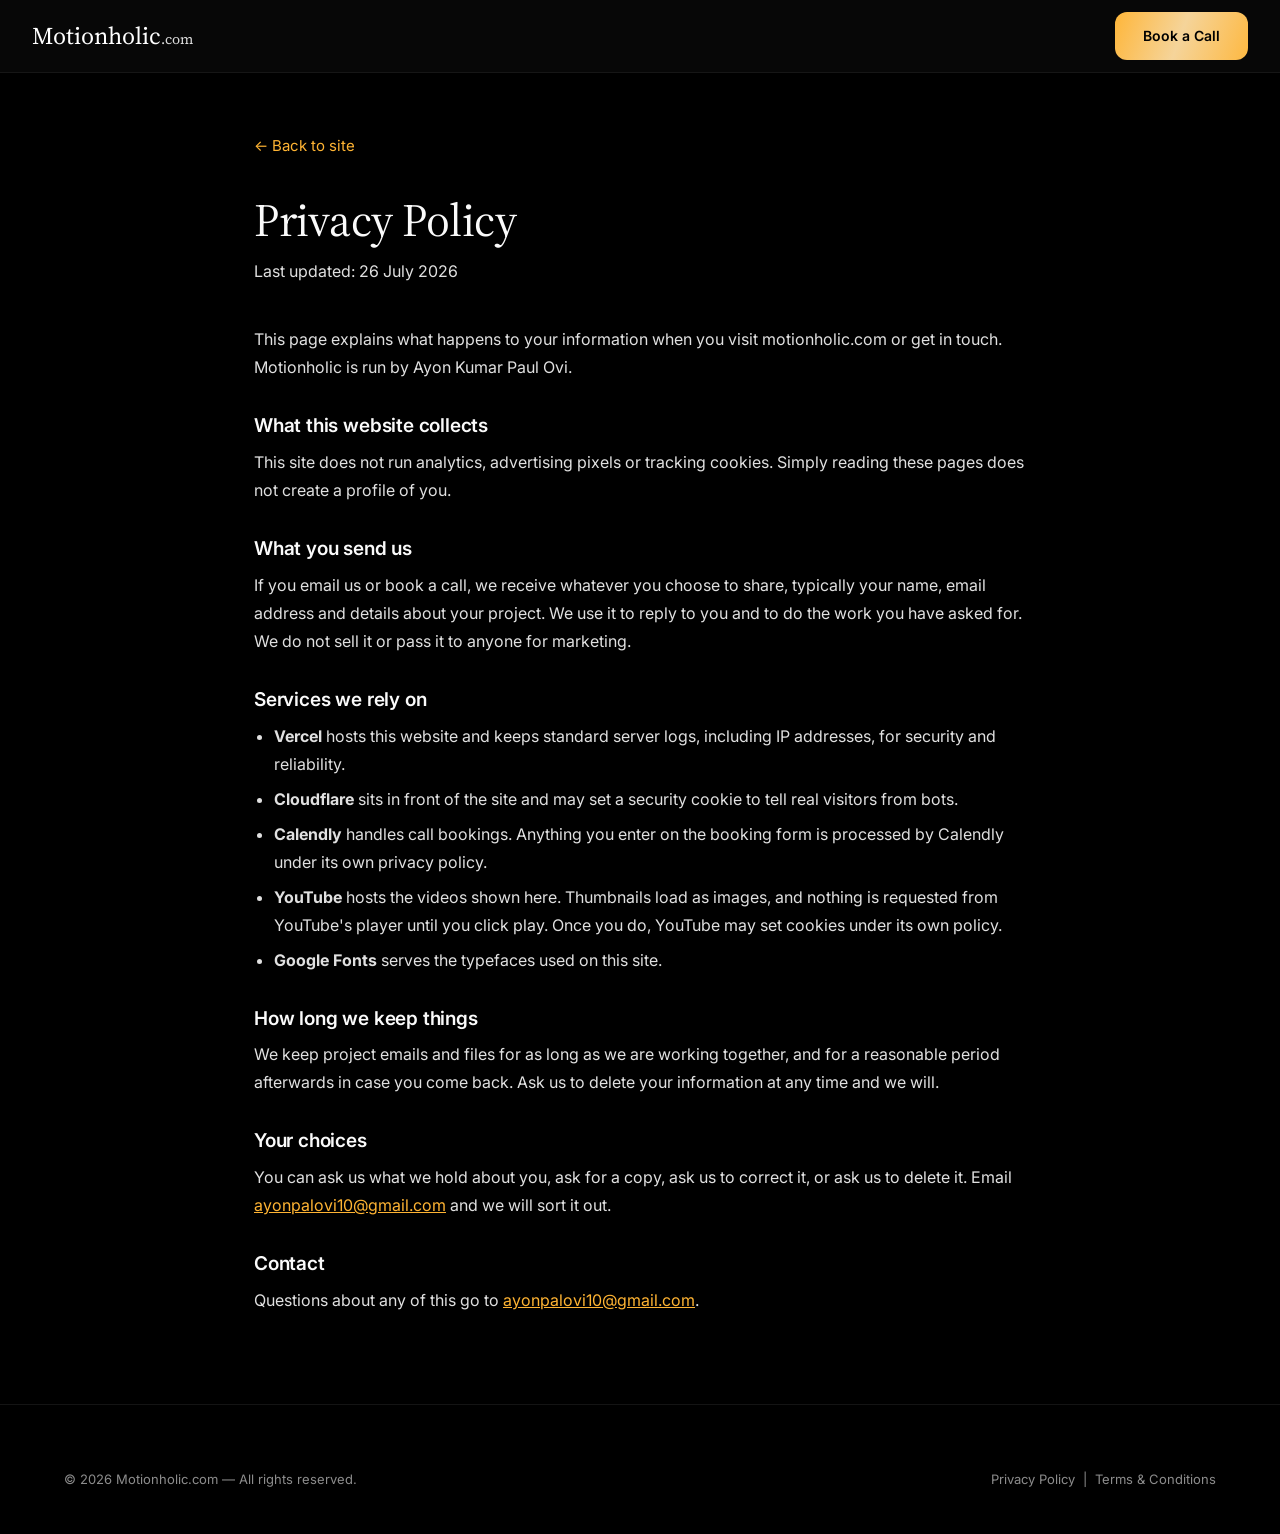
<file: motionholic-site/privacy.html>
<!DOCTYPE html>
<html lang="en">
<head>
  <meta charset="UTF-8" />
  <meta name="viewport" content="width=device-width, initial-scale=1.0" />
  <title>Privacy Policy | Motionholic</title>
  <meta name="description" content="How Motionholic handles your information." />
  <meta name="robots" content="noindex, follow" />
  <link rel="icon" href="favicon.ico" sizes="any" />
  <link rel="icon" type="image/png" sizes="32x32" href="assets/favicon-32.png" />
  <link rel="preconnect" href="https://fonts.googleapis.com" />
  <link rel="preconnect" href="https://fonts.gstatic.com" crossorigin />
  <link href="https://fonts.googleapis.com/css2?family=Source+Serif+4:opsz,wght@8..60,300;8..60,400;8..60,600;8..60,700&family=Inter:wght@400;500;600;700&display=swap" rel="stylesheet" />
  <link rel="stylesheet" href="css/style.css?v=19" />
  <!-- Microsoft Clarity -->
  <script type="text/javascript">
    (function(c,l,a,r,i,t,y){
      c[a]=c[a]||function(){(c[a].q=c[a].q||[]).push(arguments)};
      t=l.createElement(r);t.async=1;t.src="https://www.clarity.ms/tag/"+i;
      y=l.getElementsByTagName(r)[0];y.parentNode.insertBefore(t,y);
    })(window, document, "clarity", "script", "yzupdirdub");
  </script>
</head>
<body>

  <header class="nav">
    <div class="nav__inner">
      <a class="nav__logo" href="index.html">Motionholic<span>.com</span></a>
      <a href="https://calendly.com/ayonpalovi10/video-editing-service" target="_blank" rel="noopener" class="btn btn--gold">Book a Call</a>
    </div>
  </header>

  <main class="legal">
    <div class="container container--narrow" style="text-align:left">
      <a class="legal__back" href="index.html">&larr; Back to site</a>
      <h1>Privacy Policy</h1>
      <p class="legal__updated">Last updated: 26 July 2026</p>

      <p>
        This page explains what happens to your information when you visit motionholic.com or get
        in touch. Motionholic is run by Ayon Kumar Paul Ovi.
      </p>

      <h2>What this website collects</h2>
      <p>
        This site does not run analytics, advertising pixels or tracking cookies. Simply reading
        these pages does not create a profile of you.
      </p>

      <h2>What you send us</h2>
      <p>
        If you email us or book a call, we receive whatever you choose to share, typically your
        name, email address and details about your project. We use it to reply to you and to do the
        work you have asked for. We do not sell it or pass it to anyone for marketing.
      </p>

      <h2>Services we rely on</h2>
      <ul>
        <li><strong>Vercel</strong> hosts this website and keeps standard server logs, including IP addresses, for security and reliability.</li>
        <li><strong>Cloudflare</strong> sits in front of the site and may set a security cookie to tell real visitors from bots.</li>
        <li><strong>Calendly</strong> handles call bookings. Anything you enter on the booking form is processed by Calendly under its own privacy policy.</li>
        <li><strong>YouTube</strong> hosts the videos shown here. Thumbnails load as images, and nothing is requested from YouTube's player until you click play. Once you do, YouTube may set cookies under its own policy.</li>
        <li><strong>Google Fonts</strong> serves the typefaces used on this site.</li>
      </ul>

      <h2>How long we keep things</h2>
      <p>
        We keep project emails and files for as long as we are working together, and for a
        reasonable period afterwards in case you come back. Ask us to delete your information at any
        time and we will.
      </p>

      <h2>Your choices</h2>
      <p>
        You can ask us what we hold about you, ask for a copy, ask us to correct it, or ask us to
        delete it. Email
        <a href="mailto:ayonpalovi10@gmail.com">ayonpalovi10@gmail.com</a> and we will sort it out.
      </p>

      <h2>Contact</h2>
      <p>
        Questions about any of this go to
        <a href="mailto:ayonpalovi10@gmail.com">ayonpalovi10@gmail.com</a>.
      </p>
    </div>
  </main>

  <footer class="footer">
    <div class="container">
      <div class="footer__row">
        <p>&copy; 2026 Motionholic.com — All rights reserved.</p>
        <p><a href="privacy.html">Privacy Policy</a> &nbsp;|&nbsp; <a href="terms.html">Terms &amp; Conditions</a></p>
      </div>
    </div>
  </footer>

</body>
</html>
</file>
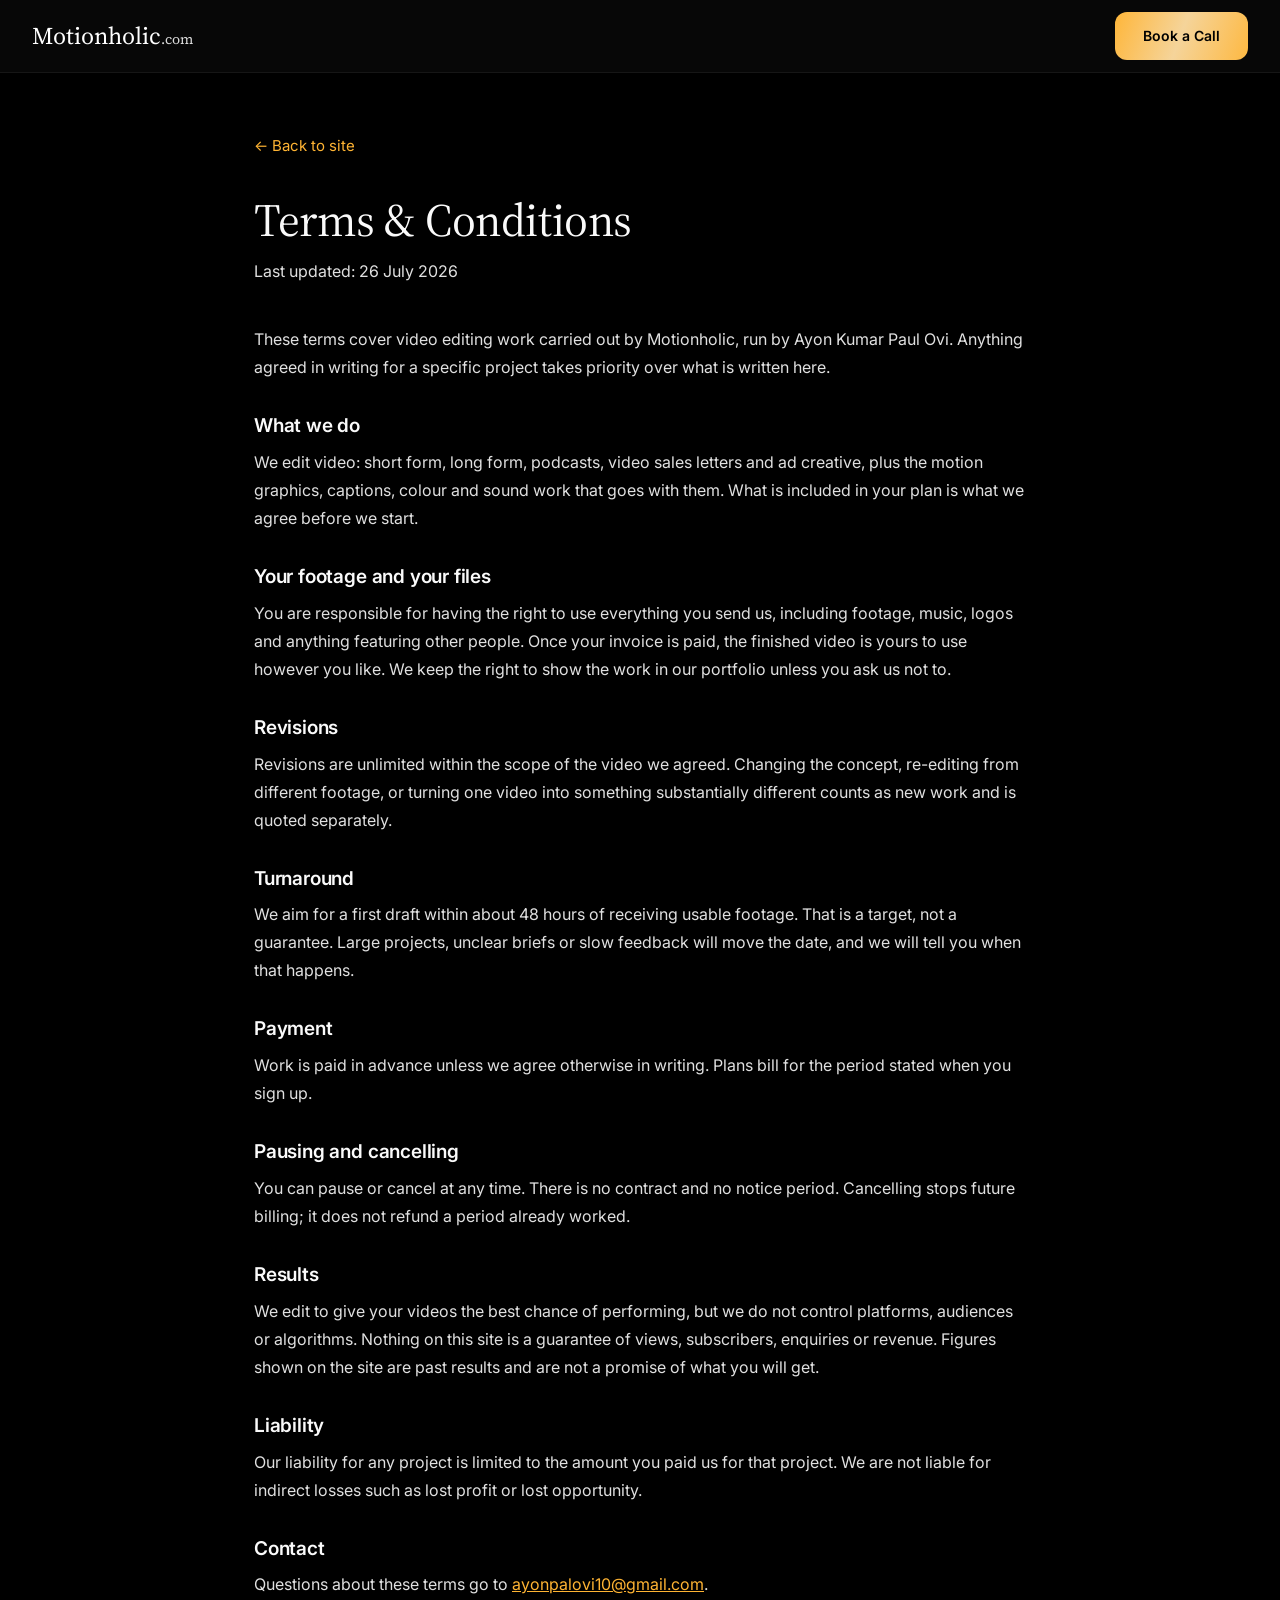
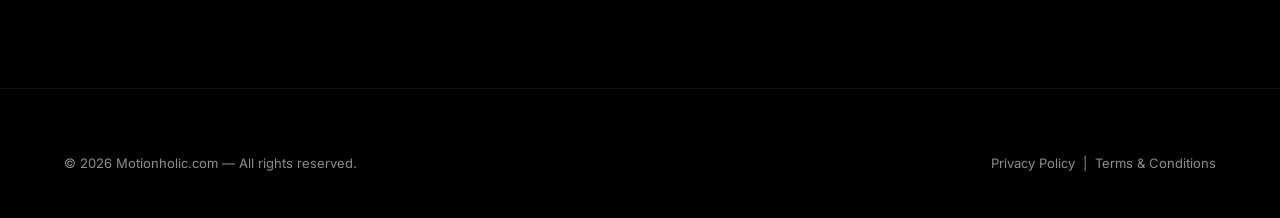
<file: motionholic-site/terms.html>
<!DOCTYPE html>
<html lang="en">
<head>
  <meta charset="UTF-8" />
  <meta name="viewport" content="width=device-width, initial-scale=1.0" />
  <title>Terms &amp; Conditions | Motionholic</title>
  <meta name="description" content="The terms that apply to Motionholic's video editing services." />
  <meta name="robots" content="noindex, follow" />
  <link rel="icon" href="favicon.ico" sizes="any" />
  <link rel="icon" type="image/png" sizes="32x32" href="assets/favicon-32.png" />
  <link rel="preconnect" href="https://fonts.googleapis.com" />
  <link rel="preconnect" href="https://fonts.gstatic.com" crossorigin />
  <link href="https://fonts.googleapis.com/css2?family=Source+Serif+4:opsz,wght@8..60,300;8..60,400;8..60,600;8..60,700&family=Inter:wght@400;500;600;700&display=swap" rel="stylesheet" />
  <link rel="stylesheet" href="css/style.css?v=19" />
  <!-- Microsoft Clarity -->
  <script type="text/javascript">
    (function(c,l,a,r,i,t,y){
      c[a]=c[a]||function(){(c[a].q=c[a].q||[]).push(arguments)};
      t=l.createElement(r);t.async=1;t.src="https://www.clarity.ms/tag/"+i;
      y=l.getElementsByTagName(r)[0];y.parentNode.insertBefore(t,y);
    })(window, document, "clarity", "script", "yzupdirdub");
  </script>
</head>
<body>

  <header class="nav">
    <div class="nav__inner">
      <a class="nav__logo" href="index.html">Motionholic<span>.com</span></a>
      <a href="https://calendly.com/ayonpalovi10/video-editing-service" target="_blank" rel="noopener" class="btn btn--gold">Book a Call</a>
    </div>
  </header>

  <main class="legal">
    <div class="container container--narrow" style="text-align:left">
      <a class="legal__back" href="index.html">&larr; Back to site</a>
      <h1>Terms &amp; Conditions</h1>
      <p class="legal__updated">Last updated: 26 July 2026</p>

      <p>
        These terms cover video editing work carried out by Motionholic, run by Ayon Kumar Paul Ovi.
        Anything agreed in writing for a specific project takes priority over what is written here.
      </p>

      <h2>What we do</h2>
      <p>
        We edit video: short form, long form, podcasts, video sales letters and ad creative, plus the
        motion graphics, captions, colour and sound work that goes with them. What is included in
        your plan is what we agree before we start.
      </p>

      <h2>Your footage and your files</h2>
      <p>
        You are responsible for having the right to use everything you send us, including footage,
        music, logos and anything featuring other people. Once your invoice is paid, the finished
        video is yours to use however you like. We keep the right to show the work in our portfolio
        unless you ask us not to.
      </p>

      <h2>Revisions</h2>
      <p>
        Revisions are unlimited within the scope of the video we agreed. Changing the concept,
        re-editing from different footage, or turning one video into something substantially
        different counts as new work and is quoted separately.
      </p>

      <h2>Turnaround</h2>
      <p>
        We aim for a first draft within about 48 hours of receiving usable footage. That is a target,
        not a guarantee. Large projects, unclear briefs or slow feedback will move the date, and we
        will tell you when that happens.
      </p>

      <h2>Payment</h2>
      <p>
        Work is paid in advance unless we agree otherwise in writing. Plans bill for the period
        stated when you sign up.
      </p>

      <h2>Pausing and cancelling</h2>
      <p>
        You can pause or cancel at any time. There is no contract and no notice period. Cancelling
        stops future billing; it does not refund a period already worked.
      </p>

      <h2>Results</h2>
      <p>
        We edit to give your videos the best chance of performing, but we do not control platforms,
        audiences or algorithms. Nothing on this site is a guarantee of views, subscribers, enquiries
        or revenue. Figures shown on the site are past results and are not a promise of what you will
        get.
      </p>

      <h2>Liability</h2>
      <p>
        Our liability for any project is limited to the amount you paid us for that project. We are
        not liable for indirect losses such as lost profit or lost opportunity.
      </p>

      <h2>Contact</h2>
      <p>
        Questions about these terms go to
        <a href="mailto:ayonpalovi10@gmail.com">ayonpalovi10@gmail.com</a>.
      </p>
    </div>
  </main>

  <footer class="footer">
    <div class="container">
      <div class="footer__row">
        <p>&copy; 2026 Motionholic.com — All rights reserved.</p>
        <p><a href="privacy.html">Privacy Policy</a> &nbsp;|&nbsp; <a href="terms.html">Terms &amp; Conditions</a></p>
      </div>
    </div>
  </footer>

</body>
</html>
</file>
<file: motionholic-site/css/style.css>
/* ============================================================
   Motionholic — consulting.com-style design system
   Black canvas · light serif headlines · gold gradient CTAs
   ============================================================ */

:root {
  --black: #000000;
  --near-black: #0a0a0a;
  --white: #fafafa;
  --muted: #e0e0e0;
  --muted-2: rgba(255, 255, 255, 0.7);
  --card: rgba(255, 255, 255, 0.1);
  --green: #12b669;
  --gold-grad: linear-gradient(290deg, #ffd999 0%, #ffb433 30%, #f5d49a 67%, #ffb433 100%);
  --serif: "Source Serif 4", Georgia, "Times New Roman", serif;
  --sans: "Inter", -apple-system, BlinkMacSystemFont, sans-serif;
  --stat-sans: "Instrument Sans", "Inter", sans-serif;
  --radius-btn: 12px;
  --radius-card: 8px;
  --nav-h: 72px;
}

* { margin: 0; padding: 0; box-sizing: border-box; }

html { scroll-behavior: smooth; }

body {
  background: var(--black);
  color: var(--white);
  font-family: var(--sans);
  font-size: 16px;
  line-height: 1.6;
  -webkit-font-smoothing: antialiased;
  overflow-x: hidden;
}

h1, h2 {
  font-family: var(--serif);
  font-weight: 300;
  color: var(--white);
  line-height: 1.2;
  letter-spacing: -0.01em;
}

h2 { font-size: clamp(34px, 4.6vw, 52px); }

.container { max-width: 1200px; margin: 0 auto; padding: 0 24px; }
.container--narrow { max-width: 820px; text-align: center; }

.section { padding: 110px 0; position: relative; }

/* ================= Navigation ================= */
.nav {
  position: sticky;
  top: 0;
  z-index: 50;
  background: rgba(8, 8, 8, 0.92);
  backdrop-filter: blur(12px);
  -webkit-backdrop-filter: blur(12px);
  border-bottom: 1px solid rgba(255, 255, 255, 0.06);
}
.nav__inner {
  max-width: 1400px;
  margin: 0 auto;
  height: var(--nav-h);
  padding: 0 32px;
  display: flex;
  align-items: center;
  justify-content: space-between;
  gap: 24px;
}
.nav__logo {
  font-family: var(--serif);
  font-size: 24px;
  font-weight: 400;
  color: #fff;
  text-decoration: none;
  white-space: nowrap;
}
.nav__logo span { font-size: 14px; opacity: 0.85; }
.nav__links {
  display: flex;
  gap: 32px;
  position: absolute;
  left: 50%;
  transform: translateX(-50%);
}
.nav__links a {
  color: #fff;
  text-decoration: none;
  font-size: 14px;
  font-weight: 400;
  transition: color 0.25s ease;
}
.nav__links a:hover, .nav__links a.is-active { color: #ffb433; }
.nav__burger { display: none; background: none; border: 0; cursor: pointer; }
.nav__burger span {
  display: block; width: 22px; height: 2px; background: #fff; margin: 5px 0;
}

/* ================= Buttons ================= */
.btn {
  display: inline-block;
  font-family: var(--sans);
  font-size: 14px;
  font-weight: 600;
  color: #000;
  text-decoration: none;
  padding: 13px 28px;
  border-radius: var(--radius-btn);
  background: var(--gold-grad);
  background-size: 160% 160%;
  background-position: 0% 50%;
  box-shadow: 0 1px 9px rgba(255, 200, 100, 0);
  transition: background-position 0.5s ease, box-shadow 0.35s ease, transform 0.35s ease;
  white-space: nowrap;
}
.btn:hover {
  background-position: 100% 50%;
  box-shadow: 0 2px 24px rgba(255, 180, 51, 0.45);
  transform: translateY(-1px);
}
.btn--lg { font-size: 16px; padding: 17px 42px; }

/* ================= Hero ================= */
.hero {
  min-height: calc(100vh - var(--nav-h));
  display: flex;
  align-items: center;
  justify-content: center;
  position: relative;
  overflow: hidden;
  background: linear-gradient(180deg, #050505 0%, #000 100%);
}

/* drifting monochrome smoke */
.hero__smoke { position: absolute; inset: 0; pointer-events: none; }
/* WebGL smoke drifting right to left. Sits over the hero gradient; the CSS
   blobs below act as a fallback and are hidden once the canvas takes over. */
.hero__canvas {
  position: absolute;
  inset: 0;
  width: 100%;
  height: 100%;
  display: block;
  opacity: 0;
  transition: opacity 1.4s ease;
}
.hero__canvas.is-live { opacity: 1; transition-duration: 0.8s; }
.hero__smoke.canvas-active .smoke { display: none; }
.smoke {
  position: absolute;
  border-radius: 50%;
  filter: blur(90px);
  opacity: 0.55;
  will-change: transform;
}
.smoke--1 {
  width: 55vw; height: 55vw; left: -18vw; top: -5vw;
  background: radial-gradient(circle at 40% 40%, rgba(120,120,125,0.32), transparent 65%);
  animation: drift1 22s ease-in-out infinite alternate;
}
.smoke--2 {
  width: 48vw; height: 48vw; left: -8vw; bottom: -18vw;
  background: radial-gradient(circle at 55% 45%, rgba(90,90,95,0.26), transparent 65%);
  animation: drift2 28s ease-in-out infinite alternate;
}
.smoke--3 {
  width: 42vw; height: 42vw; right: -14vw; top: 22%;
  background: radial-gradient(circle at 50% 50%, rgba(70,70,75,0.18), transparent 65%);
  animation: drift3 26s ease-in-out infinite alternate;
}
@keyframes drift1 { from { transform: translate(0,0) rotate(0deg) scale(1); } to { transform: translate(9vw,6vh) rotate(28deg) scale(1.15); } }
@keyframes drift2 { from { transform: translate(0,0) scale(1); } to { transform: translate(12vw,-8vh) scale(1.2); } }
@keyframes drift3 { from { transform: translate(0,0) scale(1.1); } to { transform: translate(-8vw,7vh) scale(0.95); } }

.hero__content {
  position: relative;
  z-index: 2;
  text-align: center;
  padding: 60px 24px;
  max-width: 900px;
}
.hero__title {
  font-size: clamp(36px, 5vw, 56px);
  font-weight: 400; /* matches the reference hero: solid, not light, not heavy */
  letter-spacing: -0.01em;
  color: var(--white);
}
.hero-line { display: block; }
.hero__sub {
  margin-top: 26px;
  font-size: 18px;
  color: var(--muted);
}
.hero__cta { margin-top: 34px; }

/* hero entrance animation */
.hero-line, .hero__sub, .hero__cta {
  opacity: 0;
  transform: translateY(26px);
  animation: riseIn 0.9s cubic-bezier(0.22, 1, 0.36, 1) forwards;
}
.hero-line:nth-child(1) { animation-delay: 0.15s; }
.hero-line:nth-child(2) { animation-delay: 0.3s; }
.hero-line:nth-child(3) { animation-delay: 0.45s; }
.hero__sub { animation-delay: 0.6s; }
.hero__cta { animation-delay: 0.78s; }
@keyframes riseIn {
  to { opacity: 1; transform: translateY(0); }
}

/* ================= Showreel / intro video ================= */
.showreel { padding-top: 90px; }
.showreel__sub {
  margin: 20px auto 0;
  max-width: 560px;
  font-size: 18px;
  color: var(--muted-2);
}
.showreel__frame {
  margin: 56px auto 0;
  max-width: 960px;
}

/* click-to-play YouTube embed */
.video-embed {
  position: relative;
  aspect-ratio: 16 / 9;
  border-radius: var(--radius-card);
  overflow: hidden;
  background: #0d0d0d;
  border: 1px solid rgba(255, 255, 255, 0.1);
  cursor: pointer;
}
.video-embed--hero {
  border-radius: 14px;
  border-color: rgba(255, 180, 51, 0.25);
  box-shadow: 0 0 80px rgba(255, 180, 51, 0.1);
}
.video-embed img {
  width: 100%; height: 100%;
  object-fit: cover;
  display: block;
  transition: transform 0.5s ease, opacity 0.4s ease;
  opacity: 0.85;
}
.video-embed:hover img { transform: scale(1.03); opacity: 1; }
.video-embed iframe {
  position: absolute; inset: 0;
  width: 100%; height: 100%;
  border: 0;
}
.video-embed__play {
  position: absolute;
  left: 50%; top: 50%;
  transform: translate(-50%, -50%);
  width: 72px; height: 72px;
  border-radius: 50%;
  border: 0;
  background: var(--gold-grad);
  cursor: pointer;
  transition: transform 0.3s ease, box-shadow 0.3s ease;
  box-shadow: 0 4px 30px rgba(255, 180, 51, 0.35);
}
.video-embed__play span {
  display: block;
  margin: 0 auto;
  width: 0; height: 0;
  border-left: 20px solid #000;
  border-top: 12px solid transparent;
  border-bottom: 12px solid transparent;
  transform: translateX(3px);
}
.video-embed:hover .video-embed__play {
  transform: translate(-50%, -50%) scale(1.08);
  box-shadow: 0 4px 44px rgba(255, 180, 51, 0.55);
}

/* ================= Featured work ================= */
.work { text-align: center; }
.work__tabs {
  margin-top: 40px;
  display: flex;
  justify-content: center;
  gap: 10px;
  flex-wrap: wrap;
}
.work__tab {
  font-family: var(--sans);
  font-size: 14px;
  font-weight: 500;
  color: var(--muted-2);
  background: var(--card);
  border: 1px solid rgba(255, 255, 255, 0.1);
  border-radius: 100px;
  padding: 9px 24px;
  cursor: pointer;
  transition: all 0.3s ease;
}
.work__tab:hover { color: #fff; border-color: rgba(255, 180, 51, 0.4); }
.work__tab.is-active {
  background: var(--gold-grad);
  color: #000;
  font-weight: 600;
  border-color: transparent;
}
.work__grid {
  margin-top: 48px;
  display: grid;
  /* 3 vertical cards per row, 2 rows. Capped width keeps the 9:16 frames
     from becoming full-bleed and absurdly tall. */
  grid-template-columns: repeat(3, 1fr);
  gap: 20px;
  max-width: 960px;
  margin-left: auto;
  margin-right: auto;
}
.work-card { text-align: left; }
/* portfolio pieces are vertical (9:16), unlike the 16:9 showreel */
.work-card .video-embed { aspect-ratio: 9 / 16; }
.work-card .video-embed__play {
  width: 56px;
  height: 56px;
}
.work-card .video-embed__play span {
  border-left-width: 16px;
  border-top-width: 10px;
  border-bottom-width: 10px;
}
.work-card.is-hidden { display: none; }
.work-card__tag {
  margin-top: 12px;
  font-size: 13px;
  font-weight: 500;
  color: var(--muted-2);
  letter-spacing: 0.06em;
  text-transform: uppercase;
}

/* ================= Process ================= */
.process { text-align: center; }
.process__grid {
  margin-top: 64px;
  display: grid;
  grid-template-columns: repeat(4, 1fr);
  gap: 20px;
  text-align: left;
}
.process-step {
  background: var(--card);
  border: 1px solid rgba(255, 255, 255, 0.08);
  border-radius: var(--radius-card);
  padding: 32px 26px;
  transition: transform 0.35s ease, border-color 0.35s ease;
}
.process-step:hover { transform: translateY(-6px); border-color: rgba(255, 180, 51, 0.35); }
.process-step__num {
  font-family: var(--serif);
  font-size: 44px;
  font-weight: 300;
  background: var(--gold-grad);
  -webkit-background-clip: text;
  background-clip: text;
  color: transparent;
  display: block;
  margin-bottom: 18px;
}
.process-step h3 {
  font-family: var(--serif);
  font-size: 24px;
  font-weight: 400;
  margin-bottom: 12px;
}
.process-step p { font-size: 15px; color: var(--muted-2); line-height: 1.65; }

/* ================= Pricing ================= */
.pricing { text-align: center; }
.pricing__grid {
  margin-top: 64px;
  display: grid;
  grid-template-columns: repeat(2, minmax(0, 460px));
  justify-content: center;
  gap: 24px;
  text-align: left;
}
.price-card {
  position: relative;
  background: var(--card);
  border: 1px solid rgba(255, 255, 255, 0.08);
  border-radius: var(--radius-card);
  padding: 42px 38px;
  display: flex;
  flex-direction: column;
  transition: transform 0.35s ease, border-color 0.35s ease;
}
.price-card:hover { transform: translateY(-6px); }
.price-card--popular {
  border-color: rgba(255, 180, 51, 0.5);
  box-shadow: 0 0 60px rgba(255, 180, 51, 0.08);
}
.price-card__badge {
  position: absolute;
  top: -14px; right: 30px;
  background: var(--gold-grad);
  color: #000;
  font-size: 12px;
  font-weight: 700;
  letter-spacing: 0.04em;
  padding: 6px 16px;
  border-radius: 100px;
}
.price-card h3 {
  font-family: var(--serif);
  font-size: 30px;
  font-weight: 400;
}
.price-card__tag {
  margin: 8px 0 26px;
  font-size: 15px;
  color: var(--muted-2);
}
.price-card ul {
  list-style: none;
  margin-bottom: 34px;
  flex: 1;
}
.price-card li {
  position: relative;
  padding: 8px 0 8px 30px;
  font-size: 15px;
  color: var(--muted);
  border-bottom: 1px solid rgba(255, 255, 255, 0.06);
}
.price-card li:last-child { border-bottom: 0; }
.price-card li::before {
  content: "";
  position: absolute;
  left: 2px; top: 14px;
  width: 14px; height: 8px;
  border-left: 2px solid #ffb433;
  border-bottom: 2px solid #ffb433;
  transform: rotate(-45deg);
}
.price-card .btn { text-align: center; }

/* 3-up pricing */
.pricing__grid--three { grid-template-columns: repeat(3, minmax(0, 1fr)); gap: 20px; }
.pricing__grid--three .price-card { padding: 42px 30px; }
.price-card__inherits {
  margin: -14px 0 22px;
  font-size: 13px;
  font-style: italic;
  color: var(--muted-2);
}
.price-card__value {
  margin: -18px 0 22px;
  font-size: 13px;
  font-weight: 600;
  color: #ffb433;
}

/* ================= FAQ ================= */
.faq__list {
  margin-top: 56px;
  max-width: 820px;
  margin-left: auto;
  margin-right: auto;
}
.faq-item {
  background: var(--card);
  border: 1px solid rgba(255, 255, 255, 0.08);
  border-radius: var(--radius-card);
  margin-bottom: 12px;
  overflow: hidden;
  transition: border-color 0.3s ease;
}
.faq-item.is-open { border-color: rgba(255, 180, 51, 0.35); }
.faq-item__q {
  width: 100%;
  display: flex;
  justify-content: space-between;
  align-items: center;
  gap: 16px;
  background: none;
  border: 0;
  cursor: pointer;
  padding: 22px 26px;
  font-family: var(--sans);
  font-size: 17px;
  font-weight: 500;
  color: #fff;
  text-align: left;
}
.faq-item__icon {
  position: relative;
  width: 14px; height: 14px;
  flex-shrink: 0;
}
.faq-item__icon::before, .faq-item__icon::after {
  content: "";
  position: absolute;
  background: #ffb433;
  transition: transform 0.3s ease;
}
.faq-item__icon::before { left: 0; top: 6px; width: 14px; height: 2px; }
.faq-item__icon::after { left: 6px; top: 0; width: 2px; height: 14px; }
.faq-item.is-open .faq-item__icon::after { transform: scaleY(0); }
.faq-item__a {
  max-height: 0;
  overflow: hidden;
  transition: max-height 0.4s cubic-bezier(0.22, 1, 0.36, 1);
}
.faq-item__a p {
  padding: 0 26px 24px;
  font-size: 15.5px;
  color: var(--muted-2);
  line-height: 1.75;
}

/* ================= Why section ================= */
.why { background: var(--black); }
.why__grid {
  display: grid;
  grid-template-columns: minmax(0, 480px) 1fr;
  gap: 72px;
  align-items: center;
}
.why__media {
  position: relative;
  border-radius: 14px;
  overflow: hidden;
  border: 1px solid rgba(255, 255, 255, 0.1);
  box-shadow: 0 0 70px rgba(255, 180, 51, 0.08);
}
.why__media::after {
  content: "";
  position: absolute;
  inset: 0;
  background: linear-gradient(180deg, transparent 62%, rgba(0, 0, 0, 0.55) 100%);
  pointer-events: none;
}
.why__media img {
  display: block;
  width: 100%;
  height: auto;
  aspect-ratio: 1 / 1;
  object-fit: cover;
  transition: transform 0.6s ease;
}
.why__media:hover img { transform: scale(1.03); }
.why__content { text-align: left; }
.why__text {
  margin-top: 28px;
  font-size: 18px;
  color: var(--muted-2);
  line-height: 1.8;
}

/* ================= Offers ================= */
.offers { text-align: center; }
.offers__intro {
  max-width: 720px;
  margin: 22px auto 0;
  font-size: 18px;
  color: var(--muted-2);
}
.offers__grid {
  margin-top: 64px;
  display: grid;
  grid-template-columns: repeat(4, 1fr);
  gap: 20px;
  text-align: left;
}
.offer-card {
  background: var(--card);
  border: 1px solid rgba(255, 255, 255, 0.08);
  border-radius: var(--radius-card);
  padding: 32px 26px;
  transition: transform 0.35s ease, background 0.35s ease, border-color 0.35s ease;
}
.offer-card:hover {
  transform: translateY(-6px);
  background: rgba(255, 255, 255, 0.14);
  border-color: rgba(255, 180, 51, 0.35);
}
.offer-card h3 {
  font-family: var(--serif);
  font-size: 26px;
  font-weight: 400;
  margin-bottom: 14px;
}
.offer-card p { font-size: 15px; color: var(--muted-2); line-height: 1.65; }

/* ================= Numbers ================= */
.numbers { text-align: center; overflow: hidden; }
.numbers h2 { margin-bottom: 56px; }

/* vertical stat ticker inside the wide bento card (like the reference) */
.n-card__visual--ticker { align-items: stretch; }
.vticker {
  display: grid;
  grid-template-columns: 1fr 1fr;
  gap: 14px;
  width: 100%;
  height: 100%;
  min-height: 0;
  padding: 0 22px;
  overflow: hidden;
  -webkit-mask-image: linear-gradient(180deg, transparent, #000 14%, #000 86%, transparent);
  mask-image: linear-gradient(180deg, transparent, #000 14%, #000 86%, transparent);
}
.vticker__col { overflow: hidden; min-height: 0; }
.vticker__track {
  display: flex;
  flex-direction: column;
  gap: 14px;
  width: 100%;
}
.vticker__track .mini-stat { flex-shrink: 0; }
/* --travel is set to the exact height of one card set (in px) by main.js,
   so the loop point lands precisely on the duplicate set — no seam, no gap */
.vticker__track--up { animation: tickerUp 18s linear infinite; }
.vticker__track--down { animation: tickerDown 18s linear infinite; }
.vticker:hover .vticker__track { animation-play-state: paused; }
@keyframes tickerUp {
  from { transform: translateY(0); }
  to { transform: translateY(var(--travel, calc(-50% - 7px))); }
}
@keyframes tickerDown {
  from { transform: translateY(var(--travel, calc(-50% - 7px))); }
  to { transform: translateY(0); }
}

/* ===== bento achievements grid ===== */
.bento {
  margin-top: 90px;
  display: grid;
  grid-template-columns: repeat(6, 1fr);
  gap: 20px;
  text-align: left;
}
.n-card {
  grid-column: span 2;
  background: rgba(255, 255, 255, 0.05);
  border: 1px solid rgba(255, 255, 255, 0.08);
  border-radius: 12px;
  padding: 22px;
  display: flex;
  flex-direction: column;
  transition: transform 0.35s ease, border-color 0.35s ease;
}
.n-card:hover { transform: translateY(-5px); border-color: rgba(255, 180, 51, 0.3); }
.n-card--wide { grid-column: span 4; }
.n-card__visual {
  position: relative;
  height: 250px;
  margin-bottom: 24px;
  border-radius: 8px;
  background: radial-gradient(120% 120% at 50% 0%, #161616 0%, #0b0b0b 70%);
  border: 1px solid rgba(255, 255, 255, 0.05);
  overflow: hidden;
  display: flex;
  align-items: center;
  justify-content: center;
}
.n-card h3 {
  font-family: var(--sans);
  font-size: 21px;
  font-weight: 600;
  color: #fff;
  margin-bottom: 8px;
  line-height: 1.35;
}
.n-card p { font-size: 15px; color: var(--muted-2); line-height: 1.65; }

/* -- 1. mini analytics dashboard -- */
.mini-stat {
  background: rgba(255, 255, 255, 0.06);
  border: 1px solid rgba(255, 255, 255, 0.07);
  border-radius: 8px;
  padding: 14px 16px;
  font-family: var(--stat-sans);
}
.mini-stat__head {
  display: flex;
  align-items: center;
  gap: 8px;
  font-size: 13px;
  color: var(--muted-2);
  margin-bottom: 8px;
}
.mini-stat__dot {
  width: 7px; height: 7px;
  border-radius: 50%;
  background: var(--gold-grad);
}
.mini-stat__row { display: flex; align-items: center; justify-content: space-between; gap: 10px; }
.mini-stat__row strong { font-size: 19px; font-weight: 600; color: #fff; }
.pill-up {
  font-size: 11.5px;
  color: var(--green);
  border: 1px solid rgba(18, 182, 105, 0.45);
  border-radius: 5px;
  padding: 2px 7px;
  white-space: nowrap;
}

/* -- 2. growth chart -- */
.chart-box { width: 100%; padding: 20px 22px; }
.chart-box__head {
  display: flex;
  justify-content: space-between;
  align-items: center;
  font-size: 13px;
  color: var(--muted-2);
  margin-bottom: 14px;
}
.chart-box__tag {
  background: var(--gold-grad);
  color: #000;
  font-weight: 700;
  font-size: 12px;
  border-radius: 5px;
  padding: 3px 9px;
}
.chart-box svg { width: 100%; height: 130px; display: block; }
.chart-line {
  stroke-dasharray: 620;
  stroke-dashoffset: 620;
}
.chart-area { opacity: 0; }
.n-card.is-visible .chart-line { animation: drawLine 2s ease-out 0.3s forwards; }
.n-card.is-visible .chart-area { animation: fadeIn 1.2s ease 1.2s forwards; }
@keyframes drawLine { to { stroke-dashoffset: 0; } }
@keyframes fadeIn { to { opacity: 1; } }
.chart-box__axis {
  display: flex;
  justify-content: space-between;
  font-size: 11px;
  color: rgba(255, 255, 255, 0.35);
  margin-top: 8px;
}

/* -- 3. playbooks fan -- */
.fan { position: relative; width: 100%; height: 100%; }
.fan__card {
  position: absolute;
  left: 50%; top: 50%;
  width: 92px; height: 118px;
  border-radius: 10px;
  background: linear-gradient(160deg, #f7e3b8 0%, #edc775 60%, #dfae4f 100%);
  box-shadow: 0 10px 30px rgba(0, 0, 0, 0.5);
  padding: 14px 12px;
  transition: transform 0.6s cubic-bezier(0.22, 1, 0.36, 1);
}
.fan__card i {
  display: block;
  height: 5px;
  border-radius: 3px;
  background: rgba(60, 40, 5, 0.35);
  margin-bottom: 8px;
}
.fan__card i:nth-child(2) { width: 80%; }
.fan__card i:nth-child(3) { width: 90%; }
.fan__card i:nth-child(4) { width: 60%; }
.fan__card--1 { transform: translate(-88%, -55%) rotate(-14deg); }
.fan__card--2 { transform: translate(-50%, -52%) rotate(-2deg); z-index: 2; }
.fan__card--3 { transform: translate(-14%, -48%) rotate(11deg); }
.n-card:hover .fan__card--1 { transform: translate(-98%, -58%) rotate(-19deg); }
.n-card:hover .fan__card--3 { transform: translate(-4%, -45%) rotate(16deg); }
.fan__label {
  position: absolute;
  font-size: 11px;
  color: var(--muted-2);
  border: 1px solid rgba(255, 255, 255, 0.14);
  background: rgba(0, 0, 0, 0.55);
  border-radius: 100px;
  padding: 4px 11px;
  white-space: nowrap;
}
.fan__label--tl { left: 12%; top: 13%; }
.fan__label--br { right: 10%; bottom: 13%; }

/* -- 4. client bubbles -- */
.bubbles { position: relative; width: 100%; height: 100%; }
.bubble {
  position: absolute;
  left: var(--x); top: var(--y);
  display: inline-flex;
  align-items: center;
  gap: 8px;
  background: rgba(255, 255, 255, 0.07);
  border: 1px solid rgba(255, 255, 255, 0.12);
  border-radius: 100px;
  padding: 7px 14px 7px 8px;
  font-family: var(--stat-sans);
  font-size: 12.5px;
  font-weight: 500;
  color: #fff;
  white-space: nowrap;
  animation: bob 4.5s ease-in-out var(--d) infinite alternate;
}
.bubble i {
  width: 24px; height: 24px;
  border-radius: 50%;
  background: var(--gold-grad);
  color: #000;
  font-style: normal;
  font-size: 9px;
  font-weight: 700;
  display: inline-flex;
  align-items: center;
  justify-content: center;
}
.bubble--hero {
  background: rgba(255, 180, 51, 0.12);
  border-color: rgba(255, 180, 51, 0.4);
  font-size: 14px;
  padding: 9px 16px 9px 9px;
  z-index: 2;
}
.bubble--hero i { width: 28px; height: 28px; }
@keyframes bob { from { transform: translateY(-5px); } to { transform: translateY(6px); } }

/* -- 5. platform bars -- */
.bars {
  display: flex;
  align-items: flex-end;
  justify-content: center;
  gap: 26px;
  width: 100%;
  height: 100%;
  padding: 26px 20px 18px;
}
.bar-col {
  display: flex;
  flex-direction: column;
  align-items: center;
  justify-content: flex-end;
  gap: 8px;
  height: 100%;
  font-family: var(--stat-sans);
}
.bar-col__val { font-size: 12.5px; font-weight: 600; color: #fff; }
.bar-col__lab { font-size: 11px; color: var(--muted-2); }
.bar {
  width: 34px;
  height: var(--h);
  border-radius: 6px 6px 2px 2px;
  background: linear-gradient(180deg, #ffd999 0%, #c47f2a 100%);
  box-shadow: 0 0 24px rgba(255, 180, 51, 0.25);
  transform: scaleY(0);
  transform-origin: bottom;
  transition: transform 0.9s cubic-bezier(0.22, 1, 0.36, 1);
}
.bar-col:nth-child(2) .bar { transition-delay: 0.15s; opacity: 0.85; }
.bar-col:nth-child(3) .bar { transition-delay: 0.3s; opacity: 0.7; }
.bar-col:nth-child(4) .bar { transition-delay: 0.45s; opacity: 0.55; }
.n-card.is-visible .bar { transform: scaleY(1); }

/* -- 6. team orbit -- */
.orbit { position: relative; width: 210px; height: 210px; }
.orbit__ring {
  position: absolute;
  inset: 0;
  border: 1px solid rgba(255, 255, 255, 0.1);
  border-radius: 50%;
  animation: spin 26s linear infinite;
}
.orbit__ring--2 { inset: 30px; animation-duration: 19s; animation-direction: reverse; }
.orbit__ring--3 { inset: 60px; animation-duration: 13s; }
.orbit__dot {
  position: absolute;
  top: -6px; left: 50%;
  width: 12px; height: 12px;
  margin-left: -6px;
  border-radius: 50%;
  background: var(--c);
  box-shadow: 0 0 14px var(--c);
}
.orbit__dot--2 { top: auto; bottom: -6px; }
.orbit__core {
  position: absolute;
  left: 50%; top: 50%;
  width: 34px; height: 34px;
  transform: translate(-50%, -50%);
  border-radius: 50%;
  background: var(--gold-grad);
  box-shadow: 0 0 40px rgba(255, 180, 51, 0.5);
}
@keyframes spin { to { transform: rotate(360deg); } }

/* -- 7. turnaround ring -- */
.ring { position: relative; width: 190px; height: 190px; }
.ring svg { width: 100%; height: 100%; }
.ring__arc {
  stroke-dasharray: 314;
  stroke-dashoffset: 314;
}
.n-card.is-visible .ring__arc { animation: drawRing 1.6s cubic-bezier(0.22, 1, 0.36, 1) 0.3s forwards; }
@keyframes drawRing { to { stroke-dashoffset: 63; } }
.ring__center {
  position: absolute;
  inset: 0;
  display: flex;
  flex-direction: column;
  align-items: center;
  justify-content: center;
  gap: 2px;
}
.ring__center strong {
  font-family: var(--serif);
  font-size: 40px;
  font-weight: 400;
  background: var(--gold-grad);
  -webkit-background-clip: text;
  background-clip: text;
  color: transparent;
}
.ring__center span { font-size: 12px; color: var(--muted-2); }

/* -- 8. views mosaic -- */
.mosaic {
  display: grid;
  grid-template-columns: repeat(4, 1fr);
  gap: 8px;
  width: 100%;
  height: 100%;
  padding: 16px;
}
.tile {
  border-radius: 7px;
  background: rgba(255, 255, 255, 0.08);
  color: rgba(255, 255, 255, 0.75);
  font-family: var(--stat-sans);
  font-size: 10.5px;
  font-weight: 600;
  display: flex;
  align-items: center;
  justify-content: center;
  opacity: 0;
  transform: scale(0.85);
  transition: opacity 0.5s ease var(--d), transform 0.5s ease var(--d);
}
.tile--gold {
  background: linear-gradient(160deg, #f2cf8d 0%, #d99b3c 100%);
  color: rgba(40, 25, 0, 0.85);
}
.n-card.is-visible .tile { opacity: 1; transform: scale(1); }

.numbers__cta { margin-top: 80px; }

/* ================= Testimonials ================= */
.testimonials { text-align: center; }
.testimonials__grid {
  margin-top: 64px;
  display: grid;
  grid-template-columns: 1fr 1fr;
  gap: 20px;
  text-align: left;
}
.t-card {
  background: var(--card);
  border: 1px solid rgba(255, 255, 255, 0.08);
  border-radius: var(--radius-card);
  padding: 30px 28px;
  transition: transform 0.35s ease, border-color 0.35s ease;
}
.t-card:hover { transform: translateY(-4px); border-color: rgba(255, 180, 51, 0.3); }
.t-card__head { display: flex; align-items: center; gap: 14px; margin-bottom: 18px; }
.t-card__avatar {
  width: 48px; height: 48px;
  border-radius: 50%;
  background: var(--gold-grad);
  color: #000;
  font-weight: 700;
  font-size: 15px;
  display: flex; align-items: center; justify-content: center;
  flex-shrink: 0;
}
/* photo avatar: initials sit underneath as a fallback until the image loads */
.t-card__avatar--photo {
  position: relative;
  overflow: hidden;
  border: 1px solid rgba(255, 255, 255, 0.15);
}
.t-card__avatar--photo img {
  position: absolute;
  inset: 0;
  width: 100%;
  height: 100%;
  object-fit: cover;
  object-position: center 22%; /* keeps the face centred in the circle */
}
.t-card__head h4 { font-size: 16px; font-weight: 600; color: #fff; }
.t-card__head span { font-size: 13px; color: var(--muted-2); }
.t-card p { font-size: 15.5px; color: var(--muted); line-height: 1.7; }

.testimonials__disclaimer {
  margin: 56px auto 0;
  max-width: 860px;
  font-size: 12.5px;
  color: rgba(255, 255, 255, 0.4);
  line-height: 1.7;
}

/* ================= Final CTA ================= */
/* Matches the reference: centered 1280px panel, 490px tall, 24px radius,
   sitting in a section with 80px top / 120px bottom padding. */
.cta {
  overflow: hidden;
  background: #000;
  padding: 80px 50px 120px;
}
.cta__panel {
  position: relative;
  max-width: 1280px;
  min-height: 490px;
  margin: 0 auto;
  border-radius: 24px;
  overflow: hidden;
  background: #0a0a0a;
  display: flex;
  align-items: center;
  justify-content: center;
}
.cta__canvas {
  position: absolute;
  inset: 0;
  width: 100%;
  height: 100%;
  display: block;
}
.cta__smoke {
  position: absolute;
  inset: 0;
  background:
    radial-gradient(60% 60% at 50% 50%, rgba(255, 180, 51, 0.06), transparent 70%),
    linear-gradient(180deg, rgba(0, 0, 0, 0.3), transparent 45%, rgba(0, 0, 0, 0.4));
  pointer-events: none;
}
.cta__inner {
  position: relative;
  z-index: 2;
  max-width: 720px;
  padding: 56px 24px;
  text-align: center;
}
.cta .container { position: relative; z-index: 2; }
.cta__sub {
  margin: 24px auto 38px;
  max-width: 640px;
  font-size: 18px;
  color: var(--muted-2);
}

/* ================= Footer ================= */
.footer {
  border-top: 1px solid rgba(255, 255, 255, 0.08);
  padding: 64px 0 44px;
}
.footer__top {
  display: grid;
  grid-template-columns: 2fr 1fr 1fr 1.2fr;
  gap: 48px;
  margin-bottom: 48px;
}
.footer__brand p {
  margin-top: 16px;
  font-size: 14px;
  color: var(--muted-2);
  line-height: 1.7;
  max-width: 320px;
}
.footer__col h4 {
  font-size: 13px;
  font-weight: 600;
  letter-spacing: 0.08em;
  text-transform: uppercase;
  color: rgba(255, 255, 255, 0.45);
  margin-bottom: 16px;
}
.footer__col a {
  display: block;
  font-size: 14.5px;
  color: var(--muted);
  text-decoration: none;
  padding: 5px 0;
  transition: color 0.25s ease;
}
.footer__col a:hover { color: #ffb433; }
.footer__disclaimer {
  font-size: 12px;
  color: rgba(255, 255, 255, 0.35);
  max-width: 760px;
  margin-bottom: 28px;
}
.footer__row {
  display: flex;
  justify-content: space-between;
  gap: 16px;
  flex-wrap: wrap;
  font-size: 13px;
  color: rgba(255, 255, 255, 0.55);
}
.footer__row a { color: rgba(255, 255, 255, 0.55); text-decoration: none; }
.footer__row a:hover { color: #ffb433; }

/* ================= Free Playbooks ================= */
.pbx { padding: 70px 0; }
.pbx__panel {
  position: relative;
  display: grid;
  grid-template-columns: 300px minmax(0, 1fr);
  align-items: center;
  gap: 56px;
  padding: 44px 56px;
  border-radius: 18px;
  border: 1px solid rgba(255, 180, 51, 0.22);
  background:
    radial-gradient(circle at 12% 50%, rgba(255, 180, 51, 0.14), transparent 45%),
    var(--near-black);
  overflow: hidden;
}
.pbx__body { min-width: 0; }
.pbx__stack { position: relative; height: 290px; }
.pbx__cover {
  position: absolute;
  top: 50%;
  left: 50%;
  width: 170px;
  aspect-ratio: 595 / 842;
  object-fit: cover;
  border-radius: 6px;
  box-shadow: 0 18px 40px rgba(0, 0, 0, 0.6);
  border: 1px solid rgba(255, 255, 255, 0.08);
  transition:
    transform 0.75s cubic-bezier(0.22, 1, 0.36, 1),
    opacity 0.6s ease,
    filter 0.6s ease,
    box-shadow 0.6s ease;
  will-change: transform, opacity;
}
/* Three slots the books move between. Back slots are smaller, dimmer and slightly blurred. */
.pbx__cover--front {
  z-index: 3;
  transform: translate(-50%, -52%) rotate(0deg) scale(1);
  opacity: 1;
  filter: none;
  box-shadow: 0 24px 50px rgba(0, 0, 0, 0.65), 0 0 40px rgba(255, 180, 51, 0.12);
}
.pbx__cover--right {
  z-index: 2;
  transform: translate(-5%, -50%) rotate(10deg) scale(0.92);
  opacity: 0.55;
  filter: brightness(0.7) blur(0.6px);
}
.pbx__cover--left {
  z-index: 1;
  transform: translate(-95%, -50%) rotate(-12deg) scale(0.9);
  opacity: 0.4;
  filter: brightness(0.6) blur(0.8px);
}
.pbx__panel:hover .pbx__cover--right { transform: translate(5%, -50%) rotate(13deg) scale(0.92); }
.pbx__panel:hover .pbx__cover--left { transform: translate(-105%, -50%) rotate(-15deg) scale(0.9); }
/* Off-stage positions: books enter from the far left and leave off the far right */
.pbx__cover--out-left {
  z-index: 0;
  transform: translate(-150%, -50%) rotate(-18deg) scale(0.82);
  opacity: 0;
  filter: brightness(0.5) blur(1.5px);
}
.pbx__cover--out-right {
  z-index: 0;
  transform: translate(55%, -50%) rotate(18deg) scale(0.82);
  opacity: 0;
  filter: brightness(0.5) blur(1.5px);
}
/* Playbooks beyond the three visible slots wait off-stage (hidden) until chosen */
.pbx__cover:not(.pbx__cover--front):not(.pbx__cover--right):not(.pbx__cover--left) {
  z-index: 0;
  transform: translate(55%, -50%) rotate(18deg) scale(0.82);
  opacity: 0;
  pointer-events: none;
}
/* Instant reposition used to park a book off-stage without it being seen moving */
.pbx__cover.is-prep { transition: none; }
.pbx__cover.is-dim { opacity: 0; }

.pbx__eyebrow {
  font-size: 12px;
  font-weight: 600;
  letter-spacing: 0.1em;
  text-transform: uppercase;
  color: #ffb433;
}
.pbx h2 { font-size: clamp(28px, 3.2vw, 38px); margin-top: 10px; }
.pbx__sub { margin-top: 12px; font-size: 16px; color: var(--muted-2); max-width: 560px; }
.pbx__chips { display: flex; flex-wrap: wrap; gap: 8px; margin-top: 24px; }
.pbx__chip {
  font-family: var(--sans);
  font-size: 13px;
  font-weight: 500;
  color: var(--muted);
  background: rgba(255, 255, 255, 0.06);
  border: 1px solid rgba(255, 255, 255, 0.12);
  border-radius: 999px;
  padding: 8px 15px;
  cursor: pointer;
  transition: color 0.3s ease, border-color 0.3s ease, background 0.3s ease, box-shadow 0.3s ease, transform 0.2s ease;
}
.pbx__chip:hover { border-color: rgba(255, 180, 51, 0.5); color: #fff; }
.pbx__chip:active { transform: scale(0.96); }
.pbx__chip.is-active {
  background: rgba(255, 180, 51, 0.14);
  border-color: #ffb433;
  color: #ffd999;
  box-shadow: 0 0 18px rgba(255, 180, 51, 0.18);
}
.pbx__chip.is-pop { animation: pbx-chip-pop 0.45s cubic-bezier(0.22, 1, 0.36, 1); }
@keyframes pbx-chip-pop {
  0% { transform: scale(0.94); box-shadow: 0 0 0 0 rgba(255, 180, 51, 0.45); }
  55% { transform: scale(1.04); }
  100% { transform: scale(1); box-shadow: 0 0 18px 0 rgba(255, 180, 51, 0.18); }
}
/* Button label and page count slide in when the niche changes */
.pbx__swap-in { display: inline-block; animation: pbx-text-in 0.45s cubic-bezier(0.22, 1, 0.36, 1); }
@keyframes pbx-text-in {
  from { opacity: 0; transform: translateY(6px); }
  to { opacity: 1; transform: translateY(0); }
}
/* "Not listed?" — sits at the end of the niche row as a dashed, chip-sized call link */
.pbx__ask {
  display: inline-flex;
  align-items: center;
  gap: 6px;
  font-size: 13px;
  font-weight: 500;
  color: #ffb433;
  text-decoration: none;
  border: 1px dashed rgba(255, 180, 51, 0.5);
  border-radius: 999px;
  padding: 7px 15px 7px 11px;
  transition: background 0.3s ease, border-color 0.3s ease, color 0.3s ease;
}
.pbx__ask svg {
  width: 13px;
  height: 13px;
  fill: none;
  stroke: currentColor;
  stroke-width: 2.4;
  stroke-linecap: round;
  transition: transform 0.35s cubic-bezier(0.22, 1, 0.36, 1);
}
.pbx__ask:hover { background: rgba(255, 180, 51, 0.1); border-color: #ffb433; color: #ffd999; }
.pbx__ask:hover svg { transform: rotate(90deg); }
/* Phone version: one quiet line under the download button (hidden on larger screens) */
.pbx__ask-line { display: none; }

.pbx__actions { display: flex; align-items: center; gap: 18px; margin-top: 26px; flex-wrap: wrap; }
.pbx__meta { font-size: 14px; color: var(--muted-2); }

/* ================= Scroll reveal ================= */
.reveal {
  opacity: 0;
  transform: translateY(34px);
  transition: opacity 0.85s cubic-bezier(0.22, 1, 0.36, 1), transform 0.85s cubic-bezier(0.22, 1, 0.36, 1);
}
.reveal.is-visible { opacity: 1; transform: translateY(0); }

/* ================= Responsive ================= */
@media (max-width: 1024px) {
  .offers__grid { grid-template-columns: repeat(2, 1fr); }
  .pbx__panel { grid-template-columns: 240px minmax(0, 1fr); gap: 32px; padding: 36px 32px; }
  .pbx__cover { width: 140px; }
  .pricing__grid--three { grid-template-columns: minmax(0, 460px); }
  .work__grid { grid-template-columns: repeat(3, 1fr); }
  .process__grid { grid-template-columns: repeat(2, 1fr); }
  .why__grid { grid-template-columns: 1fr; gap: 40px; }
  .why__media { max-width: 520px; margin: 0 auto; }
  .bento { grid-template-columns: 1fr 1fr; }
  .n-card, .n-card--wide { grid-column: span 1; }
  .n-card--wide { grid-column: span 2; }
  .nav__links { display: none; }
  .nav__burger { display: block; }
  .nav__links.is-open {
    display: flex;
    flex-direction: column;
    position: fixed;
    inset: calc(var(--nav-h)) 0 auto 0;
    background: rgba(5, 5, 5, 0.98);
    padding: 28px 32px 36px;
    gap: 22px;
    transform: none;
    left: 0;
    border-bottom: 1px solid rgba(255, 255, 255, 0.08);
  }
}
@media (max-width: 720px) {
  .section { padding: 80px 0; }
  .offers__grid, .testimonials__grid,
  .process__grid, .pricing__grid,
  .pricing__grid--three { grid-template-columns: 1fr; }
  /* 2-up on phones so the vertical clips stay legible */
  .work__grid { grid-template-columns: repeat(2, 1fr); gap: 12px; }
  .work-card__tag { font-size: 11px; margin-top: 8px; }
  /* compact playbooks: cover stack on top, chips scroll sideways */
  .pbx { padding: 50px 0; }
  .pbx__panel { grid-template-columns: minmax(0, 1fr); gap: 8px; padding: 28px 20px 30px; text-align: center; }
  .pbx__stack { height: 200px; }
  .pbx__cover { width: 116px; }
  .pbx__sub { margin-left: auto; margin-right: auto; font-size: 15px; }
  .pbx__chips { flex-wrap: nowrap; overflow-x: auto; margin: 20px -20px 0; padding: 0 20px 4px; scrollbar-width: none; }
  .pbx__chips::-webkit-scrollbar { display: none; }
  .pbx__chip { flex: none; }
  .pbx__actions { flex-direction: column; gap: 10px; }
  .pbx__actions .btn { width: 100%; white-space: normal; }
  .pbx__chips .pbx__ask { display: none; }
  .pbx__ask-line {
    display: block;
    margin-top: 16px;
    font-size: 14px;
    color: var(--muted-2);
    text-decoration: none;
  }
  .pbx__ask-line span { color: #ffb433; font-weight: 500; }
  .work-card .video-embed__play { width: 40px; height: 40px; }
  .work-card .video-embed__play span {
    border-left-width: 12px; border-top-width: 7px; border-bottom-width: 7px;
  }
  .video-embed__play { width: 58px; height: 58px; }
  .faq-item__q { font-size: 15.5px; padding: 18px 20px; }
  .faq-item__a p { padding: 0 20px 20px; }
  .cta { padding: 66px 20px 40px; }
  .cta__panel { min-height: 420px; border-radius: 18px; }
  .cta__inner { padding: 44px 20px; }
  .bento { grid-template-columns: 1fr; }
  .n-card, .n-card--wide { grid-column: span 1; }
  .vticker { grid-template-columns: 1fr; padding: 0 14px; }
  .vticker__col:last-child { display: none; }
  .bars { gap: 16px; }
  .nav__cta { display: none; }
  .footer__top { grid-template-columns: 1fr; gap: 32px; }
  .footer__row { flex-direction: column; }
}

/* Respect reduced-motion preferences */
@media (prefers-reduced-motion: reduce) {
  .vticker__track, .smoke, .orbit__ring, .bubble { animation: none !important; }
  .chart-line { stroke-dashoffset: 0; animation: none !important; }
  .chart-area { opacity: 1; animation: none !important; }
  .ring__arc { stroke-dashoffset: 63; animation: none !important; }
  .bar { transform: scaleY(1); transition: none; }
  .tile { opacity: 1; transform: none; transition: none; }
  .hero-line, .hero__sub, .hero__cta { animation-duration: 0.01s; animation-delay: 0s; }
  .reveal { transition: none; opacity: 1; transform: none; }
  .pbx__cover { transition: opacity 0.2s ease; }
  .pbx__chip.is-pop, .pbx__swap-in { animation: none; }
}

/* ================= Legal pages ================= */
.legal { padding: 60px 0 90px; }
.legal h1 {
  font-family: var(--serif);
  font-size: clamp(32px, 4vw, 46px);
  font-weight: 400;
  margin-bottom: 10px;
}
.legal__updated { color: var(--muted-2); font-size: 14px; margin-bottom: 40px; }
.legal h2 {
  font-family: var(--sans);
  font-size: 19px;
  font-weight: 600;
  margin: 34px 0 10px;
  text-align: left;
}
.legal p, .legal li { color: var(--muted); font-size: 16px; line-height: 1.75; }
.legal ul { margin: 10px 0 0 20px; }
.legal li { margin-bottom: 7px; }
.legal a { color: #ffb433; }
.legal__back {
  display: inline-block;
  margin-bottom: 34px;
  color: var(--muted-2);
  text-decoration: none;
  font-size: 15px;
}
.legal__back:hover { color: #ffb433; }

/* ================= Pricing update: price lines and note ================= */
.price-card__price { margin: -6px 0 22px; color: var(--white); }
.price-card__price strong { font-family: var(--serif); font-size: 44px; font-weight: 400; }
.price-card__price span { font-size: 15px; color: var(--muted-2); }
.pricing__note { margin-top: 32px; text-align: center; font-size: 15px; color: var(--muted-2); }

/* ================= Lead capture: playbook gate + contact form ================= */
.lead-hp { position: absolute !important; left: -9999px !important; opacity: 0 !important; height: 0; width: 0; }
.lead-field { display: block; text-align: left; }
.lead-field span { display: block; margin-bottom: 6px; font-size: 13px; font-weight: 500; color: var(--muted-2); }
.lead-field input,
.lead-field textarea {
  width: 100%;
  font-family: var(--sans);
  font-size: 15px;
  color: #fff;
  background: rgba(255, 255, 255, 0.07);
  border: 1px solid rgba(255, 255, 255, 0.16);
  border-radius: 10px;
  padding: 13px 14px;
  transition: border-color 0.25s ease, box-shadow 0.25s ease;
}
.lead-field textarea { resize: vertical; min-height: 110px; }
.lead-field input::placeholder,
.lead-field textarea::placeholder { color: rgba(255, 255, 255, 0.35); }
.lead-field input:focus,
.lead-field textarea:focus { outline: none; border-color: #ffb433; box-shadow: 0 0 0 3px rgba(255, 180, 51, 0.18); }
.lead-form { display: grid; gap: 14px; }
.lead-form__btn { border: 0; cursor: pointer; text-align: center; width: 100%; }
.lead-form__btn:disabled { opacity: 0.6; cursor: wait; }
.lead-form__status { min-height: 20px; font-size: 14px; }
.lead-form__status.is-ok { color: var(--green); }
.lead-form__status.is-error { color: #ff8a8a; }
.lead-form__status a, .lead-form__fine a { color: #ffb433; }
.lead-form__fine { font-size: 12px; color: var(--muted-2); }

.cform { margin: 6px auto 0; max-width: 560px; text-align: left; }
.cform__row { display: grid; grid-template-columns: 1fr 1fr; gap: 14px; }
.cform .lead-form__status, .cform .lead-form__fine { text-align: center; }
@media (max-width: 600px) { .cform__row { grid-template-columns: 1fr; } }

.lead-modal {
  position: fixed;
  inset: 0;
  z-index: 9999;
  display: flex;
  align-items: center;
  justify-content: center;
  padding: 20px;
  background: rgba(0, 0, 0, 0.75);
  backdrop-filter: blur(4px);
}
.lead-modal[hidden] { display: none; }
.lead-modal__box {
  position: relative;
  width: 100%;
  max-width: 440px;
  padding: 38px 34px 28px;
  border-radius: 18px;
  border: 1px solid rgba(255, 180, 51, 0.3);
  background: radial-gradient(circle at 15% 0%, rgba(255, 180, 51, 0.16), transparent 55%), #0a0a0a;
  box-shadow: 0 30px 80px rgba(0, 0, 0, 0.7);
}
.lead-modal__close { position: absolute; top: 10px; right: 14px; background: none; border: 0; color: #bbb; font-size: 28px; line-height: 1; cursor: pointer; }
.lead-modal__close:hover { color: #fff; }
.lead-modal__eyebrow { font-size: 12px; font-weight: 600; letter-spacing: 0.1em; text-transform: uppercase; color: #ffb433; }
.lead-modal h3 { margin-top: 8px; font-family: var(--serif); font-weight: 300; font-size: 28px; color: #fff; }
.lead-modal__sub { margin: 10px 0 20px; font-size: 15px; color: var(--muted-2); }
body.lead-modal-open { overflow: hidden; }
</file>
